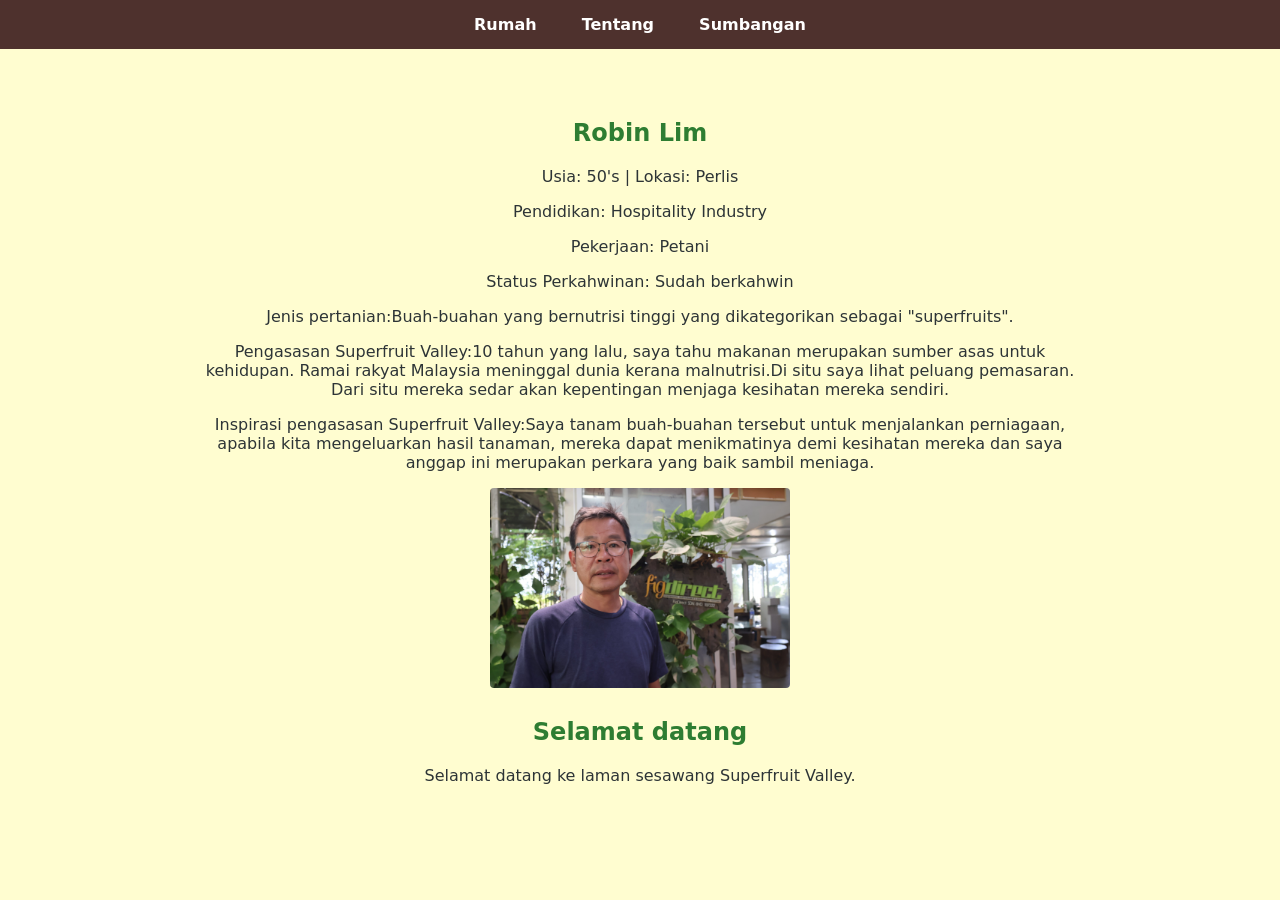
<file: index.html>
<!DOCTYPE html>
<html lang="en">
<head>
    <link rel="stylesheet" href="style.css">
    <title>Superfruit Valley | Home</title>
</head>
<body>
    <nav>
        <a href="index.html">Rumah</a>
        <a href="about.html">Tentang</a>
        <a href="role.html">Sumbangan</a>
    </nav>

    <div class="content-wrapper">
        <h2>Robin Lim</h2>
        <p>Usia: 50's | Lokasi: Perlis</p>
        <p>Pendidikan: Hospitality Industry</p>
        <p>Pekerjaan: Petani</p>
        <p>Status Perkahwinan: Sudah berkahwin</p>
        <p>Jenis pertanian:Buah-buahan yang bernutrisi tinggi yang dikategorikan sebagai "superfruits".</p>
        <p>Pengasasan Superfruit Valley:10 tahun yang lalu, saya tahu makanan merupakan sumber asas untuk kehidupan. Ramai rakyat Malaysia meninggal dunia kerana malnutrisi.Di situ saya lihat peluang pemasaran. Dari situ mereka sedar akan kepentingan menjaga kesihatan mereka sendiri.
        <p>Inspirasi pengasasan Superfruit Valley:Saya tanam buah-buahan tersebut untuk menjalankan perniagaan, apabila kita mengeluarkan hasil tanaman, mereka dapat menikmatinya demi kesihatan mereka dan saya anggap ini merupakan perkara yang baik sambil meniaga.</p>         
        
                
        
           <img src="Founder.jpeg" class="founder-img" alt="Founder of FigDirect">
       
        <h2>Selamat datang</h2>
        <p>Selamat datang ke laman sesawang Superfruit Valley.</p>
    </div>
</body>
</html>
</file>
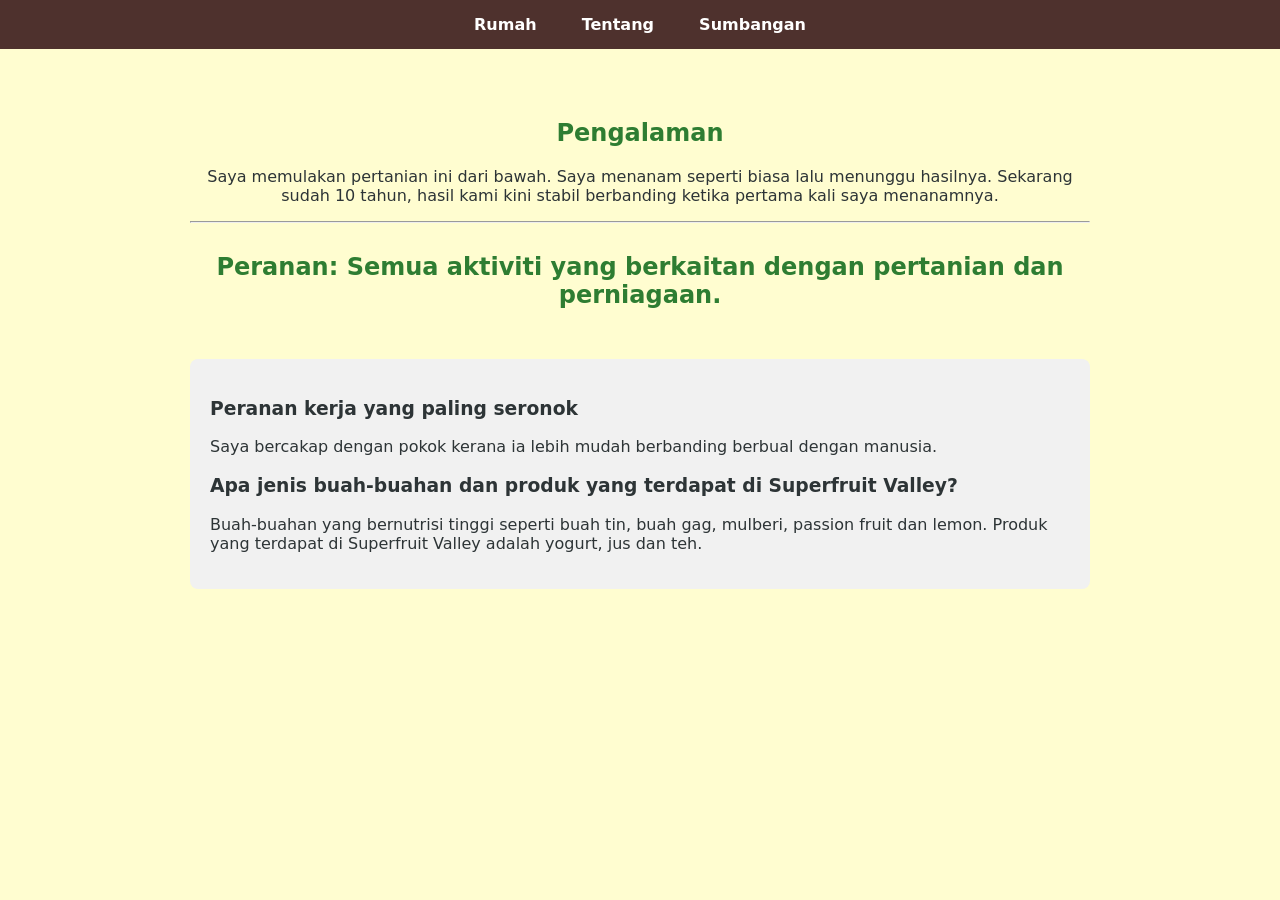
<file: about.html>
<!DOCTYPE html>
<html lang="en">
<head>
    <meta charset="UTF-8">
    <meta name="viewport" content="width=device-width, initial-scale=1.0">
    <link rel="stylesheet" href="style.css">
    <title>About | Experience</title>
</head>
<body>
    <nav>
        <a href="index.html">Rumah</a>
        <a href="about.html">Tentang</a>
        <a href="role.html">Sumbangan</a>
    </nav>

    <div class="content-wrapper">
        <h2>Pengalaman</h2>
        <p>Saya memulakan pertanian ini dari bawah. Saya menanam seperti biasa lalu menunggu hasilnya. Sekarang sudah 10 tahun, hasil kami kini stabil berbanding ketika pertama kali saya menanamnya.</p>

        <hr>

        <h2>Peranan: Semua aktiviti yang berkaitan dengan pertanian dan perniagaan.</h2>

        <div style="margin-top: 50px; padding: 20px; background: #f1f1f1; border-radius: 8px; text-align: left;">
            <h3>Peranan kerja yang paling seronok</h3> <p>Saya bercakap dengan pokok kerana ia lebih mudah berbanding berbual dengan manusia.</p>
            
            <h3>Apa jenis buah-buahan dan produk yang terdapat di Superfruit Valley?</h3> <p>Buah-buahan yang bernutrisi tinggi seperti buah tin, buah gag, mulberi, passion fruit dan lemon. Produk yang terdapat di Superfruit Valley adalah yogurt, jus dan teh.</p> 
            </div>

               
       </body>
</html>
</file>
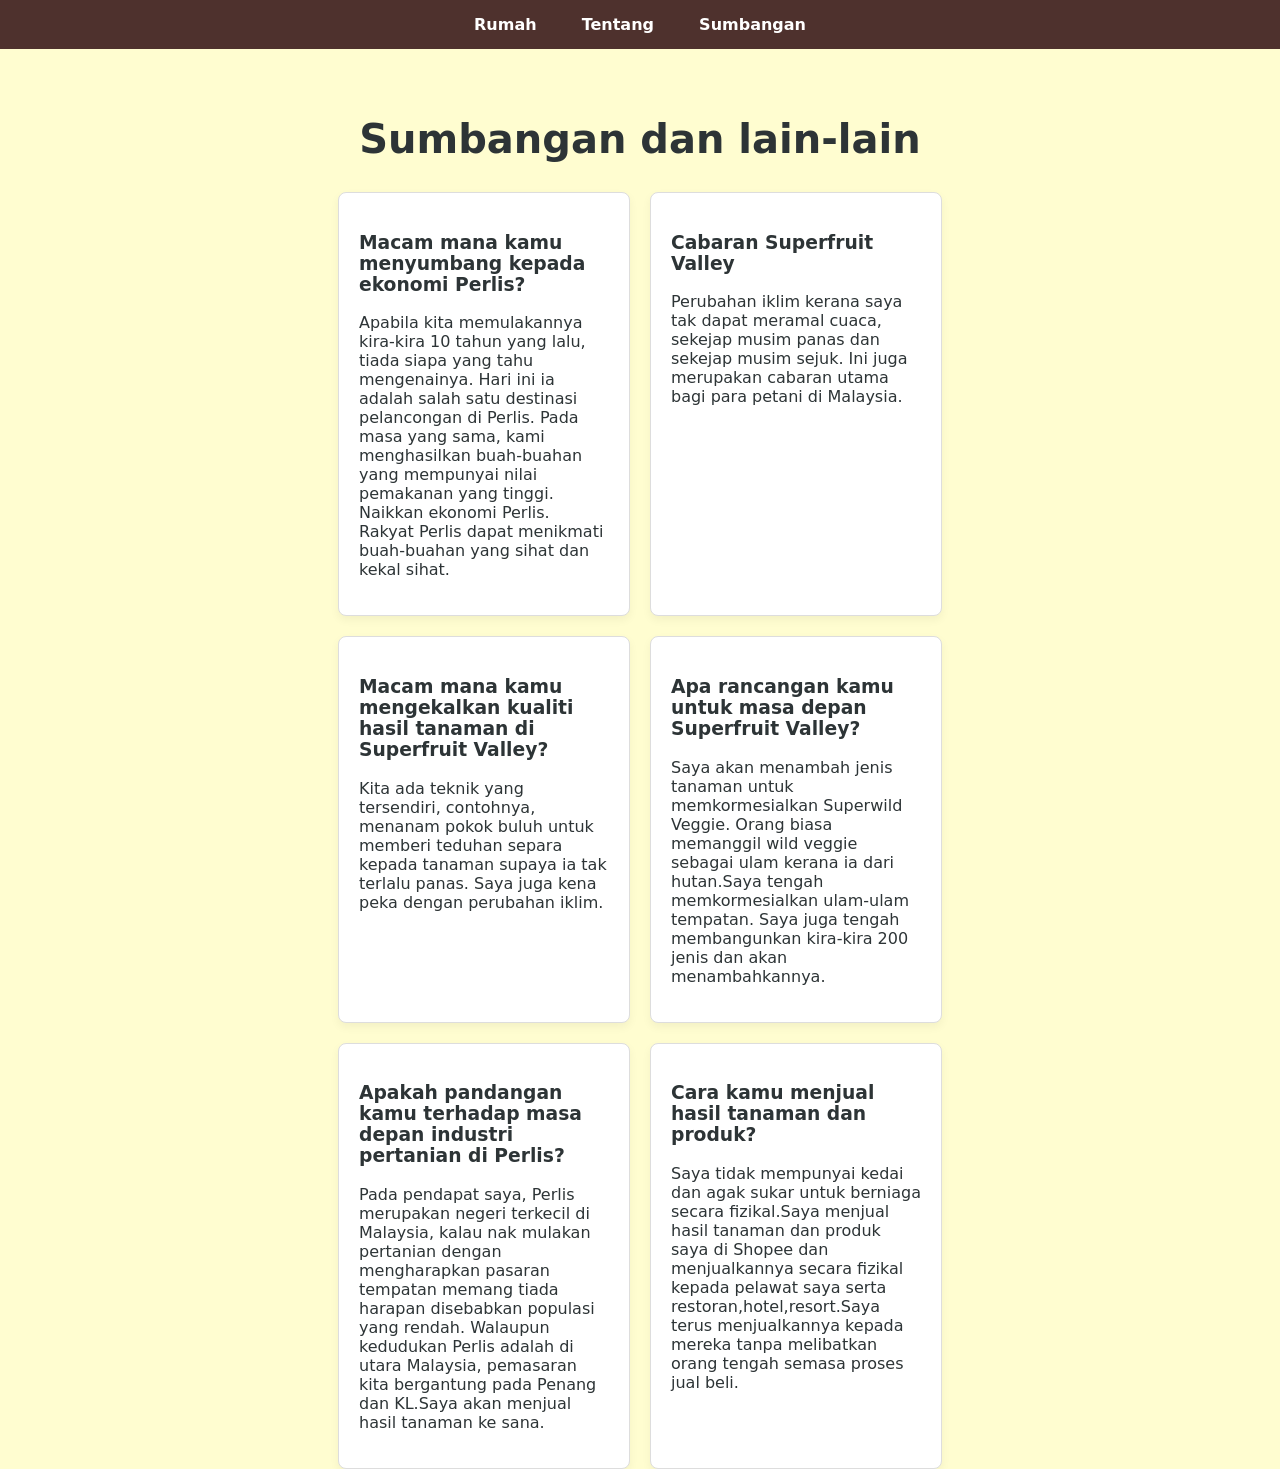
<file: role.html>
<!DOCTYPE html>
<html lang="en">
<head>
    <link rel="stylesheet" href="style.css">
    <title>Sumbangan</title>
</head>
<body>
    <nav>
        <a href="index.html">Rumah</a>
        <a href="about.html">Tentang</a>
        <a href="role.html">Sumbangan</a>
    </nav>

    <div class="content-wrapper">
        <h1>Sumbangan dan lain-lain</h1>
        
        <div class="grid-container">
            <!-- Box 1 -->
            <div class="card">
                <h3>Macam mana kamu menyumbang kepada ekonomi Perlis?</h3>
                <p>Apabila kita memulakannya kira-kira 10 tahun yang lalu, tiada siapa yang tahu mengenainya. Hari ini ia adalah salah satu destinasi pelancongan di Perlis. Pada masa yang sama, kami menghasilkan buah-buahan yang mempunyai nilai pemakanan yang tinggi. Naikkan ekonomi Perlis. Rakyat Perlis dapat menikmati buah-buahan yang sihat dan kekal sihat. </p>
            </div>

            <!-- Box 2 -->
            <div class="card">
                <h3>Cabaran Superfruit Valley </h3>
                <p>Perubahan iklim kerana saya tak dapat meramal cuaca, sekejap musim panas dan sekejap musim sejuk. Ini juga merupakan cabaran utama bagi para petani di Malaysia.  </p>
            </div>

            <!-- Box 3 -->
            <div class="card">
                <h3>Macam mana kamu mengekalkan kualiti hasil tanaman di Superfruit Valley?</h3>
                <p>Kita ada teknik yang tersendiri, contohnya, menanam pokok buluh untuk memberi teduhan separa kepada tanaman supaya ia tak terlalu panas. Saya juga kena peka dengan perubahan iklim.</p>

	    </div>

	    <!-- Box 4 -->
            <div class="card">
                <h3>Apa rancangan kamu untuk masa depan Superfruit Valley?</h3>
                <p>Saya akan menambah jenis tanaman untuk memkormesialkan Superwild Veggie. Orang biasa memanggil wild veggie sebagai ulam kerana ia dari hutan.Saya tengah memkormesialkan ulam-ulam tempatan. Saya juga tengah membangunkan kira-kira 200 jenis dan akan menambahkannya.</p>

	   </div>

	    <!-- Box 5 -->
            <div class="card">
                <h3>Apakah pandangan kamu terhadap masa depan industri pertanian di Perlis?</h3>
                <p>Pada pendapat saya, Perlis merupakan negeri terkecil di Malaysia, kalau nak mulakan pertanian dengan mengharapkan pasaran tempatan memang tiada harapan disebabkan populasi yang rendah. Walaupun kedudukan Perlis adalah di utara Malaysia, pemasaran kita bergantung pada Penang dan KL.Saya akan menjual hasil tanaman ke sana.</p>

	   </div>

	    <!-- Box 6 -->
            <div class="card">
                <h3>Cara kamu menjual hasil tanaman dan produk?</h3>
                <p>Saya tidak mempunyai kedai dan agak sukar untuk berniaga secara fizikal.Saya menjual hasil tanaman dan produk saya di Shopee dan menjualkannya secara fizikal kepada pelawat saya serta restoran,hotel,resort.Saya terus menjualkannya kepada mereka tanpa melibatkan orang tengah semasa proses jual beli.  </p>

	   </div>


            </div>
        </div>
    </div>
</body>
</html>
</file>
<file: style.css>
/* General Setup */
body {
    font-family: 'Inter', system-ui, sans-serif;
    margin: 0;
    background-color: #FFFDD0;
    color: #2d3436;
    display: flex;
    flex-direction: column;
    align-items: center;
}

/* Navigation */
nav {
    width: 100%;
    background: #4E312D;
    padding: 15px 0;
    text-align: center;
    margin-bottom: 40px;
}

nav a {
    color: white;
    margin: 0 20px;
    text-decoration: none;
    font-weight: 600;
}

/* Main Content Container */
.content-wrapper {
    width: 90%;
    max-width: 900px;
    text-align: center; 
}

.image-card {
    display: flex;
    justify-content: center;
    align-items: center;
    padding: 15px;         
    background: #fff;      
    border: 1px solid #ddd; 
    border-radius: 8px;    
    margin: 20px auto;
    max-width: fit-content; 
}


.founder-img, 
.Products-img {
    display: block;
    margin-left: auto;
    margin-right: auto;
    width: 300px;         
    max-width: 90%;
    height: auto;
    border-radius: 4px;
}


.grid-container {
    display: flex;
    gap: 20px;
    justify-content: center;
    flex-wrap: wrap;
    margin-top: 30px;
}

.card {
    background: white;
    border: 1px solid #ddd;
    padding: 20px;
    width: 250px;
    border-radius: 8px;
    box-shadow: 0 4px 10px rgba(0,0,0,0.05);
    text-align: left;
}

/* Headers */
h1 { font-size: 2.5rem; margin-bottom: 10px; }
h2 { color: #2e7d32; margin-top: 30px; }
</file>
